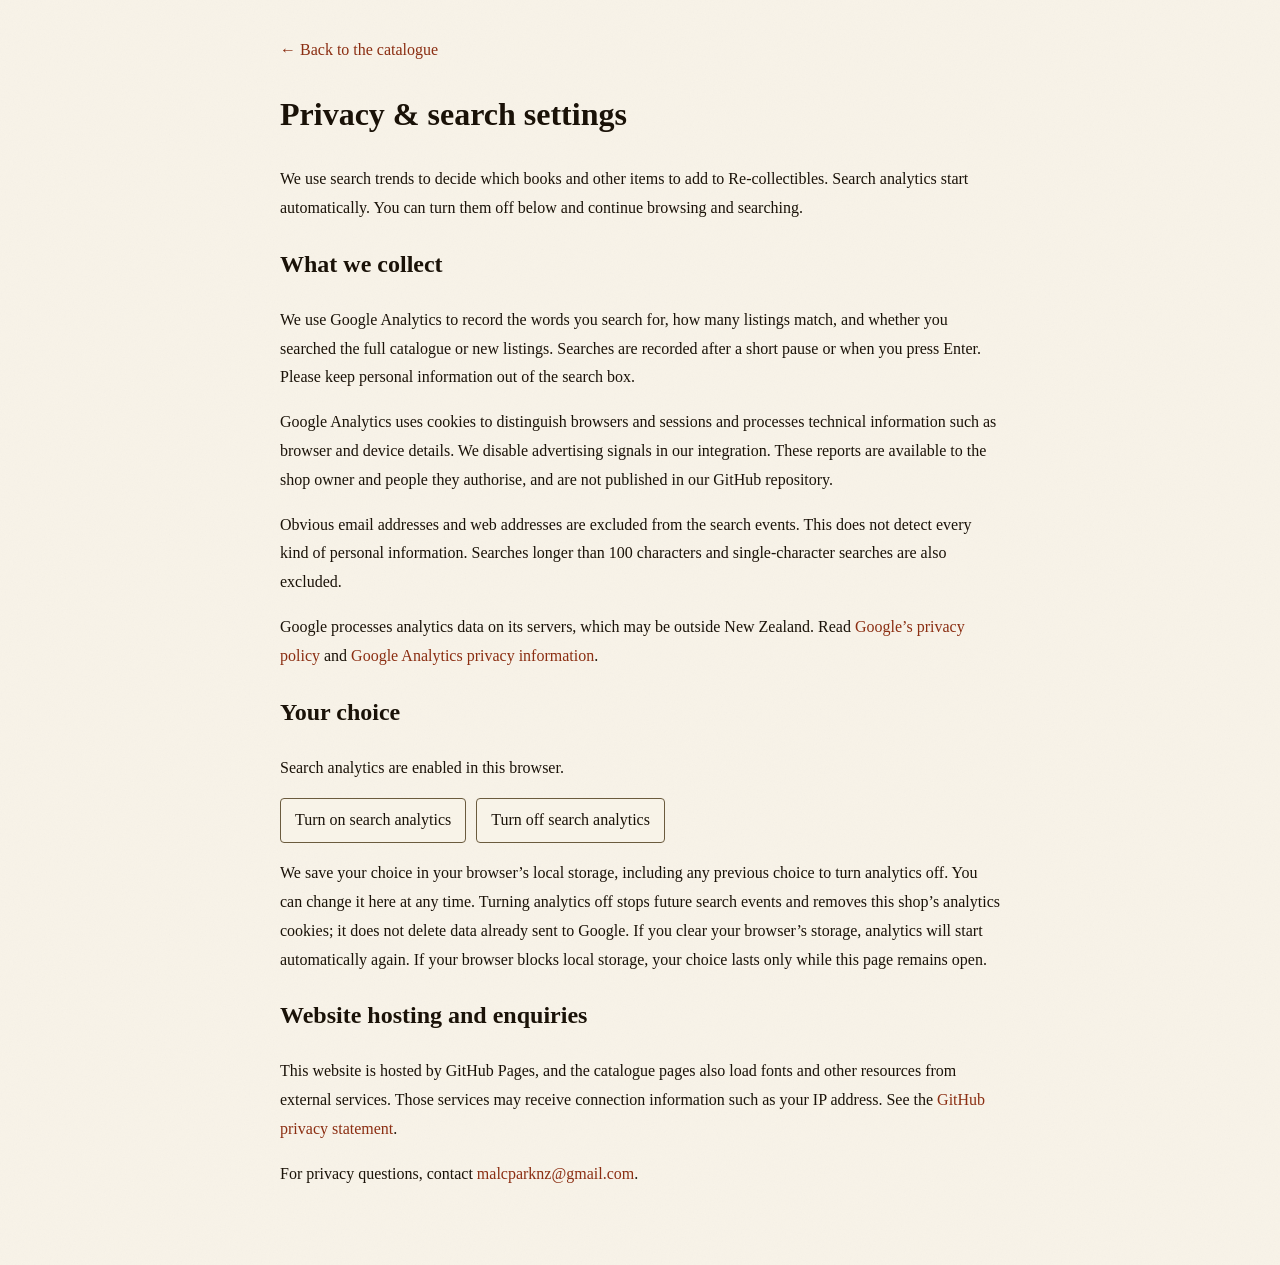
<file: privacy.html>
<!DOCTYPE html>
<html lang="en">
<head>
  <meta charset="UTF-8" />
  <meta name="viewport" content="width=device-width, initial-scale=1.0" />
  <title>Privacy &amp; search settings — Re-collectibles</title>
  <link rel="stylesheet" href="style.css" />
</head>
<body>
  <main class="privacy-page">
    <a href="index.html">← Back to the catalogue</a>
    <h1>Privacy &amp; search settings</h1>
    <p>We use search trends to decide which books and other items to add to Re-collectibles. Search analytics start automatically. You can turn them off below and continue browsing and searching.</p>

    <h2>What we collect</h2>
    <p>We use Google Analytics to record the words you search for, how many listings match, and whether you searched the full catalogue or new listings. Searches are recorded after a short pause or when you press Enter. Please keep personal information out of the search box.</p>
    <p>Google Analytics uses cookies to distinguish browsers and sessions and processes technical information such as browser and device details. We disable advertising signals in our integration. These reports are available to the shop owner and people they authorise, and are not published in our GitHub repository.</p>
    <p>Obvious email addresses and web addresses are excluded from the search events. This does not detect every kind of personal information. Searches longer than 100 characters and single-character searches are also excluded.</p>
    <p>Google processes analytics data on its servers, which may be outside New Zealand. Read <a href="https://policies.google.com/privacy">Google’s privacy policy</a> and <a href="https://support.google.com/analytics/answer/6004245">Google Analytics privacy information</a>.</p>

    <h2>Your choice</h2>
    <p id="analytics-status" role="status">Search analytics start automatically unless you turn them off below.</p>
    <div class="analytics-actions">
      <button type="button" data-analytics-choice="allow">Turn on search analytics</button>
      <button type="button" data-analytics-choice="deny">Turn off search analytics</button>
    </div>
    <p>We save your choice in your browser’s local storage, including any previous choice to turn analytics off. You can change it here at any time. Turning analytics off stops future search events and removes this shop’s analytics cookies; it does not delete data already sent to Google. If you clear your browser’s storage, analytics will start automatically again. If your browser blocks local storage, your choice lasts only while this page remains open.</p>

    <h2>Website hosting and enquiries</h2>
    <p>This website is hosted by GitHub Pages, and the catalogue pages also load fonts and other resources from external services. Those services may receive connection information such as your IP address. See the <a href="https://docs.github.com/en/site-policy/privacy-policies/github-general-privacy-statement">GitHub privacy statement</a>.</p>
    <p>For privacy questions, contact <a href="mailto:malcparknz@gmail.com">malcparknz@gmail.com</a>.</p>
  </main>
  <script src="analytics.js"></script>
</body>
</html>
</file>
<file: style.css>
/* =============================================
   RE-COLLECTIBLES BOOKSHOP — Vintage Editorial
   ============================================= */

/* CSS Variables */
:root {
  --cream:        #f8f3e8;
  --cream-dark:   #ede6d3;
  --cream-mid:    #f0e9d6;
  --parchment:    #e8dfc8;
  --ink:          #1a1208;
  --ink-mid:      #3a2e1e;
  --ink-light:    #6b5b3e;
  --rust:         #8b2e12;
  --rust-light:   #b03a18;
  --rust-pale:    #f5e8e3;
  --gold:         #b8922a;
  --gold-light:   #d4a84b;
  --shadow-soft:  0 2px 12px rgba(26,18,8,0.10);
  --shadow-card:  0 4px 20px rgba(26,18,8,0.13);
  --shadow-hover: 0 8px 32px rgba(26,18,8,0.18);
  --radius:       4px;
  --font-display: 'Playfair Display', Georgia, serif;
  --font-body:    'Lora', Georgia, serif;
  --font-accent:  'IM Fell English', Georgia, serif;
}

/* ---- Reset & Base ---- */
*, *::before, *::after { box-sizing: border-box; }

body {
  font-family: var(--font-body);
  background-color: var(--cream);
  background-image:
    url("data:image/svg+xml,%3Csvg xmlns='http://www.w3.org/2000/svg' width='400' height='400'%3E%3Cfilter id='noise'%3E%3CfeTurbulence type='fractalNoise' baseFrequency='0.75' numOctaves='4' stitchTiles='stitch'/%3E%3CfeColorMatrix type='saturate' values='0'/%3E%3C/filter%3E%3Crect width='400' height='400' filter='url(%23noise)' opacity='0.04'/%3E%3C/svg%3E");
  color: var(--ink);
  margin: 0;
  padding: 0;
  min-height: 100vh;
}

a {
  color: var(--rust);
  text-decoration: none;
  border-bottom: 1px solid transparent;
  transition: border-color 0.2s, color 0.2s;
}
a:hover {
  color: var(--rust-light);
  border-bottom-color: var(--rust-light);
}

/* ---- Search analytics settings and privacy page ---- */
.analytics-actions {
  display: flex;
  flex-wrap: wrap;
  align-items: center;
  gap: 10px;
}
.analytics-actions button {
  font: inherit;
  color: var(--ink);
  background: var(--cream);
  border: 1px solid var(--ink-light);
  border-radius: var(--radius);
  padding: 7px 14px;
  cursor: pointer;
}
.analytics-actions button:hover { background: var(--parchment); }
.analytics-actions button:focus-visible,
.analytics-actions a:focus-visible { outline: 2px solid var(--rust); outline-offset: 3px; }
.privacy-page {
  max-width: 760px;
  margin: 0 auto;
  padding: 36px 20px 60px;
  line-height: 1.8;
}
.privacy-page h1, .privacy-page h2 { font-family: var(--font-display); }

/* ---- Header ---- */
.top-header {
  background: var(--ink);
  color: var(--cream);
  padding: 28px 40px 0;
  position: relative;
  overflow: hidden;
}

/* Subtle damask-like background pattern on header */
.top-header::before {
  content: '';
  position: absolute;
  inset: 0;
  background-image: radial-gradient(ellipse at 20% 50%, rgba(184,146,42,0.08) 0%, transparent 60%),
                    radial-gradient(ellipse at 80% 50%, rgba(139,46,18,0.10) 0%, transparent 60%);
  pointer-events: none;
}

.header-inner {
  display: flex;
  align-items: center;
  gap: 32px;
  position: relative;
  z-index: 1;
  max-width: 1400px;
  margin: 0 auto;
  padding-bottom: 24px;
}

.header-flag-title {
  display: flex;
  align-items: center;
  gap: 20px;
  flex-shrink: 0;
}

.flag {
  width: 90px;
  height: auto;
  border: 2px solid rgba(184,146,42,0.4);
  border-radius: 2px;
  box-shadow: 0 2px 8px rgba(0,0,0,0.3);
}

.header-title-block {
  display: flex;
  flex-direction: column;
}

.header-eyebrow {
  font-family: var(--font-body);
  font-size: 11px;
  letter-spacing: 0.18em;
  text-transform: uppercase;
  color: var(--gold-light);
  margin-bottom: 2px;
}

.header-title-block h1 {
  font-family: var(--font-display);
  font-size: 42px;
  font-weight: 700;
  color: var(--cream);
  margin: 0;
  line-height: 1;
  letter-spacing: -0.01em;
}

.header-subtitle {
  font-family: var(--font-accent);
  font-style: italic;
  font-size: 18px;
  color: var(--gold-light);
  margin-top: 2px;
}

.header-divider {
  width: 1px;
  height: 70px;
  background: linear-gradient(to bottom, transparent, rgba(184,146,42,0.5), transparent);
  flex-shrink: 0;
}

.header-right {
  display: flex;
  flex-direction: column;
  gap: 7px;
}

.header-info-row {
  display: flex;
  align-items: center;
  gap: 8px;
  font-size: 13.5px;
  color: rgba(248,243,232,0.82);
}

.header-info-row a {
  color: var(--gold-light);
  border-bottom-color: transparent;
}
.header-info-row a:hover {
  color: #f0c060;
  border-bottom-color: #f0c060;
}

.info-icon {
  font-size: 14px;
  flex-shrink: 0;
}

.stock-row {
  color: var(--cream);
  font-weight: 500;
}

#total-stock {
  font-family: var(--font-display);
  font-size: 13.5px;
  color: var(--cream);
}

.header-rule {
  text-align: center;
  padding: 6px 0 0;
  position: relative;
  z-index: 1;
  max-width: 1400px;
  margin: 0 auto;
}

.rule-ornament {
  font-size: 22px;
  color: var(--gold);
  line-height: 1;
  display: block;
  margin-bottom: -2px;
}

/* ---- Search ---- */
.search-wrapper {
  max-width: 520px;
  margin: 0px auto 20px;
  padding: 0 20px;
}

.search-inner {
  display: flex;
  align-items: center;
  background: white;
  border: 2px solid var(--parchment);
  border-radius: 40px;
  padding: 0 6px 0 16px;
  box-shadow: var(--shadow-soft);
  transition: border-color 0.2s, box-shadow 0.2s;
}

.search-inner:focus-within {
  border-color: var(--gold);
  box-shadow: 0 0 0 3px rgba(184,146,42,0.15);
}

.search-icon {
  font-size: 15px;
  color: var(--ink-light);
  margin-right: 8px;
  flex-shrink: 0;
}

#search {
  flex: 1;
  border: none;
  outline: none;
  font-family: var(--font-body);
  font-size: 15px;
  color: var(--ink);
  background: transparent;
  padding: 11px 0;
}

#search::placeholder {
  color: #b0a48a;
  font-style: italic;
}

#clear-search {
  background: var(--rust);
  color: white;
  border: none;
  border-radius: 50%;
  width: 30px;
  height: 30px;
  font-size: 13px;
  cursor: pointer;
  display: flex;
  align-items: center;
  justify-content: center;
  flex-shrink: 0;
  transition: background 0.2s, transform 0.15s;
  margin: 4px;
}
#clear-search:hover {
  background: var(--rust-light);
  transform: scale(1.08);
}

.search-count {
  text-align: center;
  font-size: 12.5px;
  color: var(--ink-light);
  font-style: italic;
  margin-top: 6px;
  min-height: 18px;
}

/* ---- Section Headers ---- */
.section-header {
  display: flex;
  align-items: center;
  gap: 14px;
  margin: 32px 40px 20px;
  max-width: 1400px;
  margin-left: auto;
  margin-right: auto;
  padding: 0 20px;
}

.section-rule {
  flex: 1;
  height: 1px;
  background: linear-gradient(to right, transparent, var(--gold), transparent);
}

.section-title {
  font-family: var(--font-display);
  font-size: 15px;
  font-weight: 400;
  letter-spacing: 0.14em;
  text-transform: uppercase;
  color: var(--ink-mid);
  margin: 0;
  white-space: nowrap;
  display: flex;
  align-items: center;
  gap: 10px;
}

.section-title-deco {
  color: var(--gold);
  font-size: 12px;
}

/* ---- Featured Grid ---- */
.featured-section,
.catalogue-section {
  max-width: 1400px;
  margin: 0 auto;
  padding: 0 20px;
}

.featured {
  display: grid;
  grid-template-columns: repeat(5, 1fr);
  gap: 14px;
  margin-bottom: 14px;
}

/* ---- Product Cards (base) ---- */
.product {
  border: 1px solid var(--parchment);
  border-radius: var(--radius);
  padding: 18px 16px 52px;
  background: white;
  position: relative;
  overflow: hidden;
  min-height: 130px;
  box-shadow: var(--shadow-card);
  transition: transform 0.2s ease, box-shadow 0.2s ease;
}

.product::before {
  content: '';
  position: absolute;
  top: 0; left: 0; right: 0;
  height: 3px;
  background: var(--parchment);
  transition: background 0.2s;
}

.product:hover {
  transform: translateY(-3px);
  box-shadow: var(--shadow-hover);
}

.product:hover::before {
  background: var(--gold);
}

/* Featured preview cards */
.featured .product {
  background: #fffdf7;
  border: 1px solid var(--parchment);
}

.featured .product::before {
  background: var(--gold);
}

.featured .product:hover::before {
  background: var(--rust);
}

/* ---- Card internals ---- */
.product h2 {
  font-family: var(--font-display);
  font-size: 14.5px;
  font-weight: 600;
  color: var(--ink);
  margin: 0 0 8px;
  line-height: 1.35;
}

.truncated {
  font-size: 12.5px;
  line-height: 1.5;
  color: var(--ink-light);
  display: -webkit-box;
  -webkit-line-clamp: 4;
  -webkit-box-orient: vertical;
  overflow: hidden;
  white-space: pre-line;
}

.product p {
  font-size: 13px;
  line-height: 1.6;
  color: var(--ink-mid);
  margin: 0 0 8px;
  white-space: pre-line;
}

.show-more {
  display: inline-flex;
  align-items: center;
  gap: 4px;
  margin-top: 8px;
  color: var(--rust);
  font-size: 12.5px;
  cursor: pointer;
  font-family: var(--font-body);
  font-style: italic;
  border-bottom: 1px solid transparent;
  transition: border-color 0.2s, color 0.2s;
}
.show-more:hover {
  color: var(--rust-light);
  border-bottom-color: var(--rust-light);
}
.show-more::after {
  content: '→';
  transition: transform 0.2s;
}
.show-more:hover::after {
  transform: translateX(3px);
}

/* Price + Stock anchored to bottom */
.price {
  position: absolute;
  left: 16px;
  bottom: 14px;
  font-family: var(--font-display);
  font-size: 16px;
  font-weight: 700;
  color: var(--rust);
}

.stock-right {
  position: absolute;
  right: 14px;
  bottom: 14px;
  font-size: 11.5px;
  color: var(--ink-light);
  font-style: italic;
  background: var(--cream-mid);
  padding: 2px 7px;
  border-radius: 20px;
  border: 1px solid var(--parchment);
}

/* ---- Expanded cards ---- */
.expanded-list {
  margin-bottom: 16px;
}

.featured-expanded {
  background: #fffdf7 !important;
  border: 1px solid var(--gold) !important;
  border-radius: var(--radius);
  padding: 20px 18px 56px;
  margin-bottom: 14px;
  animation: slideDown 0.3s ease;
}

.featured-expanded::before {
  background: var(--gold) !important;
}

@keyframes slideDown {
  from { opacity: 0; transform: translateY(-8px); }
  to   { opacity: 1; transform: translateY(0); }
}

/* ---- All Products Grid ---- */
#product-list {
  display: grid;
  grid-template-columns: repeat(auto-fill, minmax(260px, 1fr));
  gap: 16px;
  margin-bottom: 40px;
}

#product-list .product {
  margin-bottom: 0;
}

/* ---- Fade animation for featured rotation ---- */
.fade-out {
  opacity: 0;
  transition: opacity 0.7s ease;
}

/* ---- Footer ---- */
.site-footer {
  background: var(--ink);
  color: rgba(248,243,232,0.65);
  text-align: center;
  padding: 28px 20px;
  font-size: 13px;
  font-family: var(--font-body);
  line-height: 1.8;
}

.site-footer a {
  color: var(--gold-light);
  border: none;
}

.footer-ornament {
  font-size: 26px;
  color: var(--gold);
  margin-bottom: 6px;
}

/* ---- Loading / empty states ---- */
#product-list p,
.no-results {
  text-align: center;
  font-style: italic;
  color: var(--ink-light);
  grid-column: 1 / -1;
  padding: 40px;
  font-size: 15px;
}

/* Full-width expanded panel inside catalogue grid */
.catalogue-expanded-panel {
  grid-column: 1 / -1;
  background: #fffdf7;
  border: 1px solid var(--gold);
  border-radius: var(--radius);
  padding: 20px 18px 56px;
  position: relative;
  box-shadow: var(--shadow-hover);
  animation: slideDown 0.3s ease;
}
.catalogue-expanded-panel::before {
  content: '';
  position: absolute;
  top: 0; left: 0; right: 0;
  height: 3px;
  background: var(--gold);
}

.catalogue-expanded-panel p {
  white-space: pre-line;
}

/* Close button (used on both featured expanded + catalogue panel) */
.close-btn {
  position: absolute;
  top: 12px;
  right: 14px;
  background: none;
  border: 1px solid var(--parchment);
  border-radius: 20px;
  padding: 2px 10px;
  font-size: 12px;
  font-family: var(--font-body);
  color: var(--ink-light);
  cursor: pointer;
  transition: background 0.2s, color 0.2s;
}
.close-btn:hover {
  background: var(--rust);
  color: white;
  border-color: var(--rust);
}

/* ---- Responsive ---- */
@media (max-width: 1100px) {
  .featured {
    grid-template-columns: repeat(4, 1fr);
  }
}

@media (max-width: 860px) {
  .top-header { padding: 20px 20px 0; }
  .header-inner { flex-direction: column; align-items: flex-start; gap: 16px; }
  .header-divider { display: none; }
  .header-title-block h1 { font-size: 32px; }
  .featured { grid-template-columns: repeat(3, 1fr); }
  .section-header { margin: 24px 10px 16px; }
  .featured-section, .catalogue-section { padding: 0 10px; }
}

@media (max-width: 600px) {
  .featured { grid-template-columns: repeat(2, 1fr); }
  #product-list { grid-template-columns: 1fr; }
  .search-wrapper { padding: 0 10px; }
}

@media (max-width: 400px) {
  .featured { grid-template-columns: 1fr; }
}
</file>
